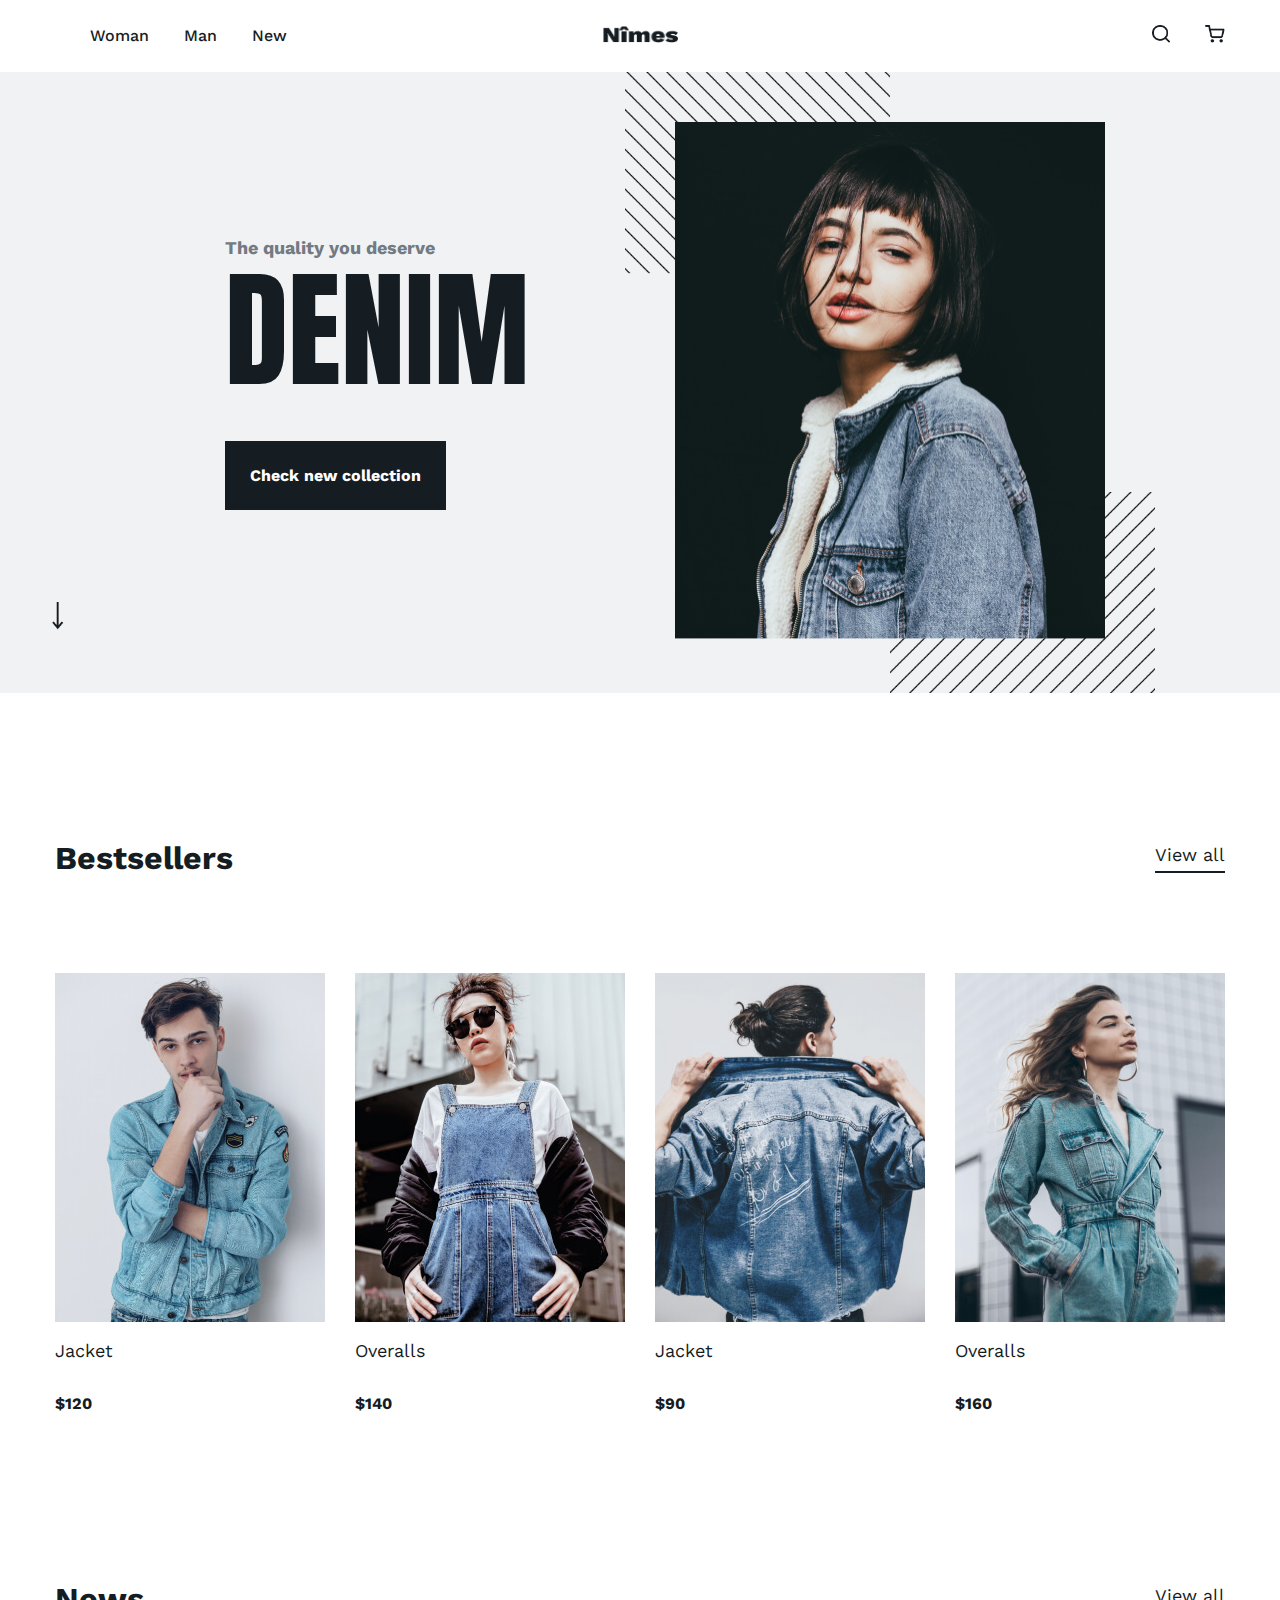
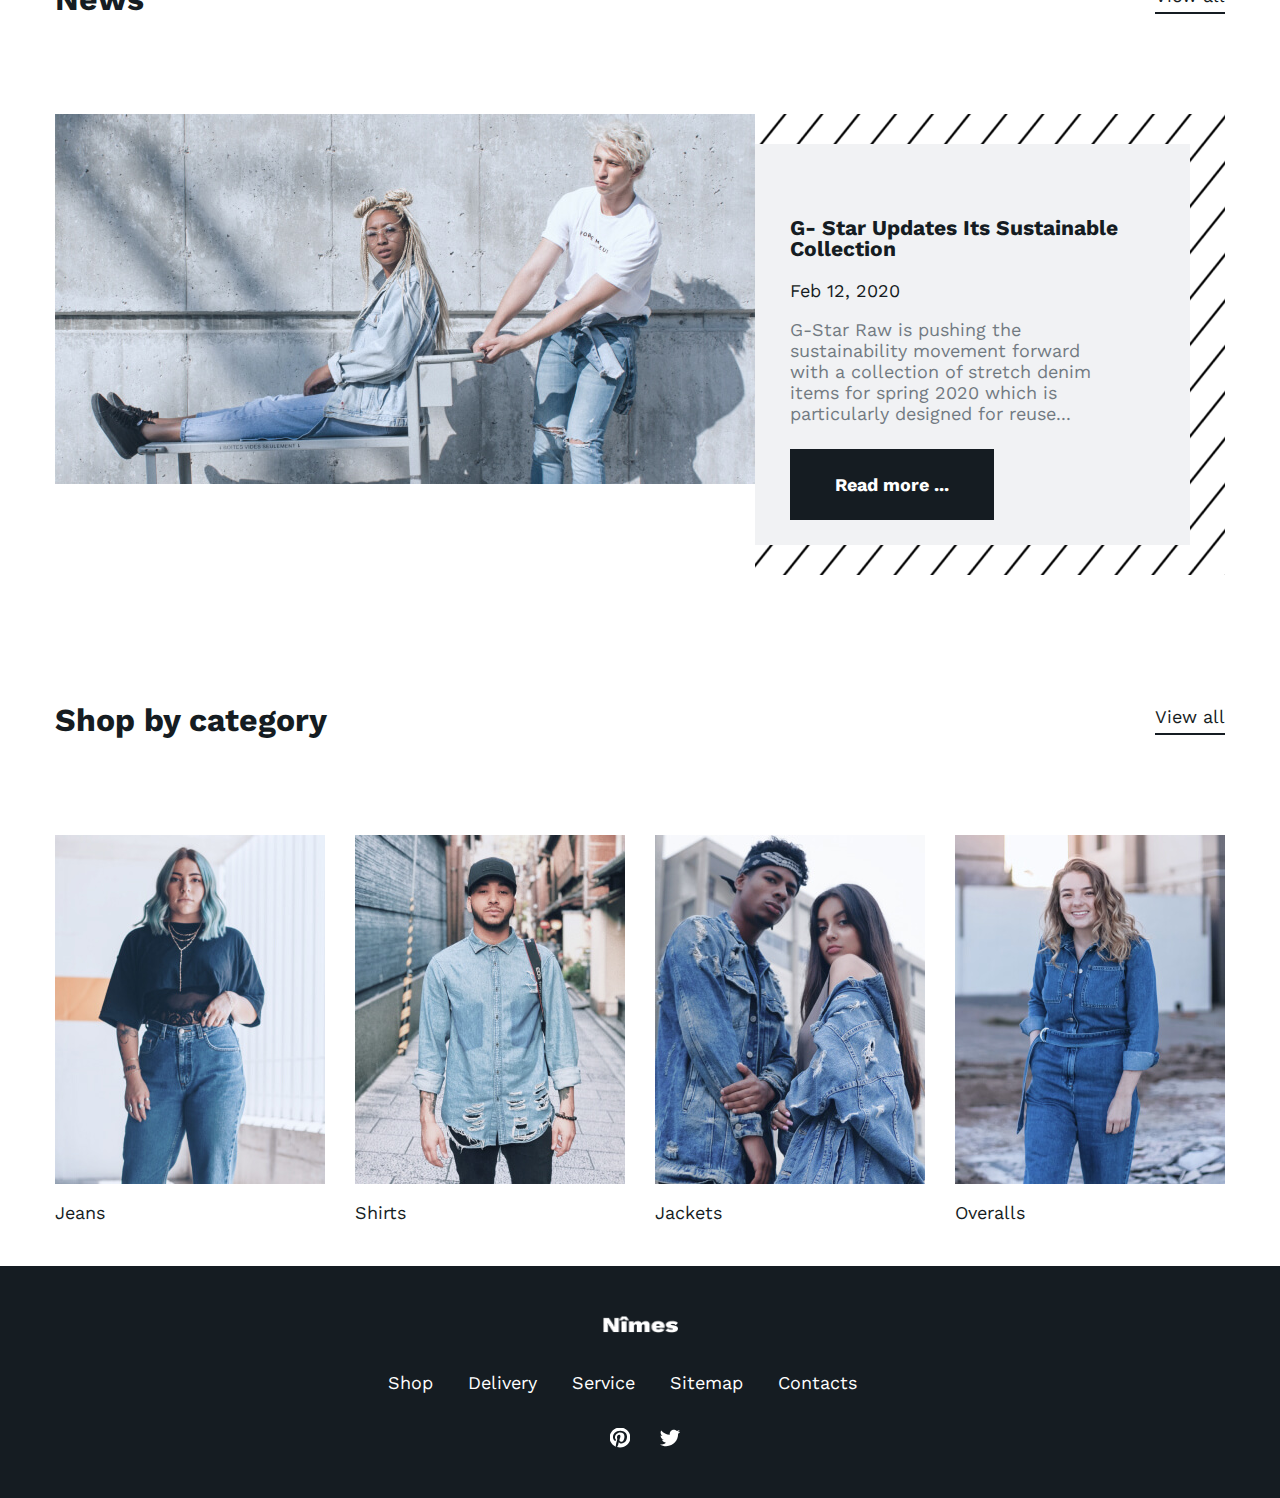
<file: index.html>
<!DOCTYPE html>
<html lang="en">
<head>
    <meta charset="UTF-8">
    <meta http-equiv="X-UA-Compatible" content="IE=edge">
    <meta name="viewport" content="width=device-width, initial-scale=1.0">
    <link rel="stylesheet" href="style.css">
    <link href="https://fonts.googleapis.com/css2?family=Anton&family=Work+Sans:wght@400;500;700&display=swap" rel="stylesheet">
    <title>«Nîmes» | Denim Clothing & Outfits</title>
</head>
<body>
    <header class="main-header">
        <nav class="main-header-nav container">
            <ul class="main-nav">
                <li class="main-nav-item"><a class="link-item" href="#">Woman</a></li>
                <li class="main-nav-item"><a class="link-item" href="#">Man</a></li>
                <li class="main-nav-item"><a class="link-item" href="#">New</a></li>
            </ul>
            <a class="link-logo" href="index.html">
                <img src="header_icons/Nîmes.png" alt="Nimes" class="logo" width="75" height="17">
            </a>
            <ul class="icon-items">
                <li class="icon-item"><a href="#">
                    <img class="icon-header" src="header_icons/search.png" alt="search" width="18" height="18">
                    </a></li>
                <li class="icon-item"><a href="#">
                        <img class="icon-header" src="header_icons/basket.png" alt="basket" width="20" height="18">
                    </a>
                </li>
            </ul>
        </nav>
    </header>
    <main>
        <section class="promo">
          <div class="container promo-wrapper">
              <div class="promo-text-column">
                    <h1 class="visually-hidden">Denim Clothing & Outfits</h1>
                    <h2 class="promo-title">The quality you deserve</h2>
                    <p class="promo-text">Denim</p>
                    <a href="#" class="promo-btn">Check new collection</a>
                    <button type="button" class="down-btn"></button>
               </div>
               <div class="promo-image-column">
                  <img src="images/matheus.png" width="430" height="517" alt="New collection">
                </div>
        </div>
        </section>
        <section class="bestsellers container">
            <header class="section-header">
                <h2 class="section-heading">Bestsellers</h2>
                <a class="view-all" href="catalog.html">View all</a>
            </header>
            <ul class="catalog-list">
                <li class="catalog-item">
                    <a class="catalog-item-link" href="card.html">
                        <h3 class="catalog-title">Jacket</h3>
                        <p class="catalog-price">&#36;120</p>
                        <img src="images/jacket1.png" alt="jacket" width="270" height="349">
                    </a>
                </li>
                <li class="catalog-item">
                    <a class="catalog-item-link" href="card.html">
                        <h3 class="catalog-title">Overalls</h3>
                        <p class="catalog-price">&#36;140</p>
                        <img src="images/overalls1.png" alt="overalls" width="270" height="349">
                    </a>
                </li>
                <li class="catalog-item">
                    <a class="catalog-item-link" href="card.html">
                        <h3 class="catalog-title">Jacket</h3>
                        <p class="catalog-price">&#36;90</p>
                        <img src="images/jacket2.png" alt="jacket" width="270" height="349">
                    </a>
                </li>
                <li class="catalog-item">
                    <a class="catalog-item-link" href="card.html">
                        <h3 class="catalog-title">Overalls</h3>
                        <p class="catalog-price">&#36;160</p>
                        <img src="images/Overalls2.png" alt="overalls" width="270" height="349">
                    </a>
                </li>
            </ul>
        </section>
        <section class="news container">
            <header class="section-header">
                <h2 class="section-heading">News</h2>
                <a class="view-all" href="#">View all</a>
            </header>
            <div class="news-wrapper">
                <div class="news-text-column">
                <h3 class="article-title">G- Star Updates Its Sustainable Collection</h3>
                <time datetime="2020-02-12 11:00">Feb 12, 2020</time>
                <p>G-Star Raw is pushing the sustainability movement forward with a collection of stretch denim items for spring 
                    2020 which is particularly designed for reuse...</p>
                <a href="#" class="news-btn">Read more ... </a>
            </div>
            <div class="news-image-column">
                <img src="images/news.png" alt="news" width="700" height="370">
            </div>
            </div>
        </section>
        <section class="cathegory container">
            <header class="section-header">
                <h2 class="section-heading">Shop by category</h2>
                <a class="view-all" href="catalog.html">View all</a>
            </header>
            <ul class="catalog-list">
                <li class="catalog-item">
                    <a class="catalog-item-link" href="card.html">
                        <h3 class="catalog-title">Jeans</h3>
                        <img src="images/jeans.png" alt="Jeans" width="270" height="349">
                    </a>
                </li>
                <li class="catalog-item">
                    <a class="catalog-item-link" href="card.html">
                        <h3 class="catalog-title">Shirts</h3>
                        <img src="images/shirts.png" alt="Shirts" width="270" height="349">
                    </a>
                </li>
                <li class="catalog-item">
                    <a class="catalog-item-link" href="card.html">
                        <h3 class="catalog-title">Jackets</h3>
                        <img src="images/jackets.png" alt="Jackets" width="270" height="349">
                    </a>
                </li>
                <li class="catalog-item">
                    <a class="catalog-item-link" href="card.html">
                        <h3 class="catalog-title">Overalls</h3>
                        <img src="images/overalls.png" alt="Overalls" width="270" height="349">
                    </a>
                </li>
            </ul>
        </section>
    </main>
    <footer class="main-footer">
        <div class="container main-footer-wrapper">
            <a class="link-logo" href="index.html">
                <img src="footer-icons/Nîmes.png" alt="logo" class="footer-logo" width="75" height="17">
            </a>
        <ul class="footer-nav">
            <li class="footer-nav-item"><a class="link-item" href="index.html">Shop</a></li>
            <li class="footer-nav-item"><a class="link-item" href="#">Delivery</a></li>
            <li class="footer-nav-item"><a class="link-item" href="#">Service</a></li>
            <li class="footer-nav-item"><a class="link-item" href="#">Sitemap</a></li>
            <li class="footer-nav-item"><a class="link-item" href="#">Contacts</a></li>
        </ul>
        <ul class="footer-icons">
            <li class="footer-icon pinterest"><a class="link-item" href="#"></a></li>
            <li class="footer-icon twitter"><a class="link-item" href="#"></a></li>
        </ul>
    </div>
    </footer>
    <script src="scripts/scroll.js"></script>
</body>
</html>
</file>
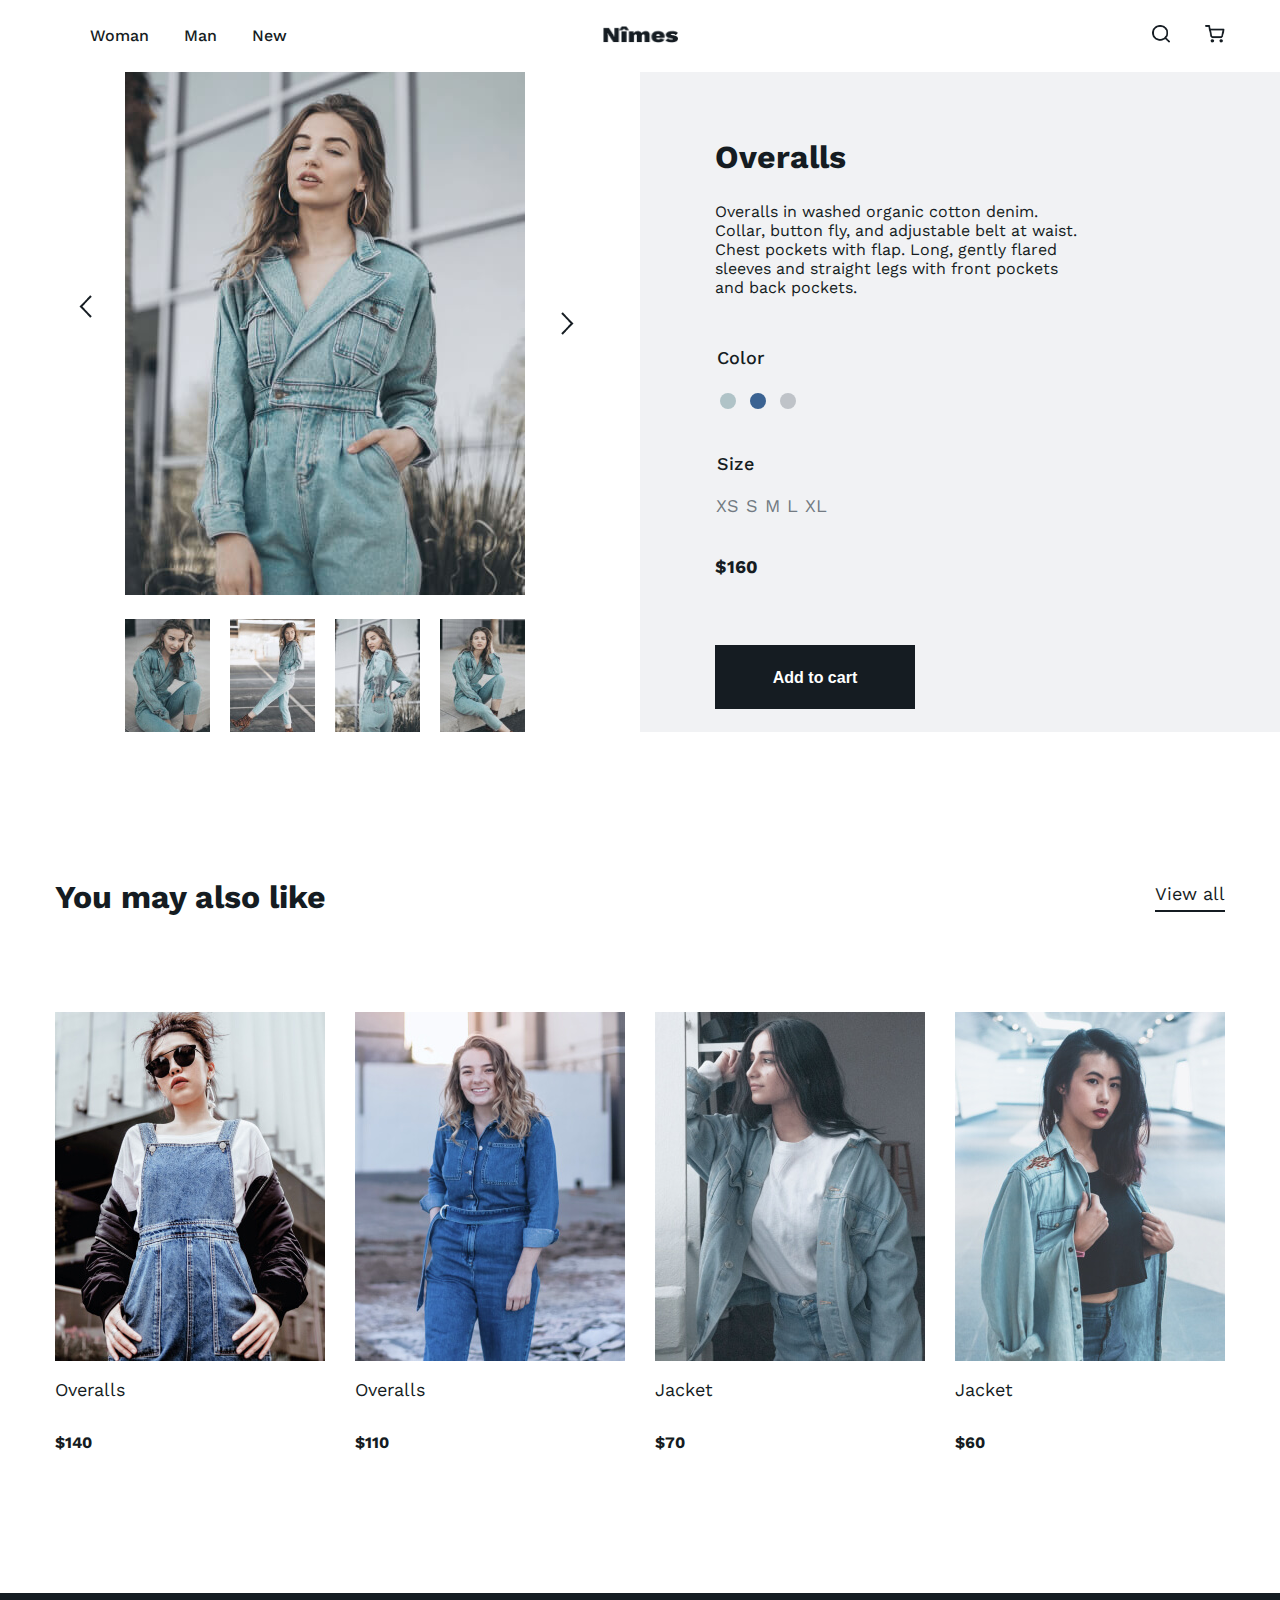
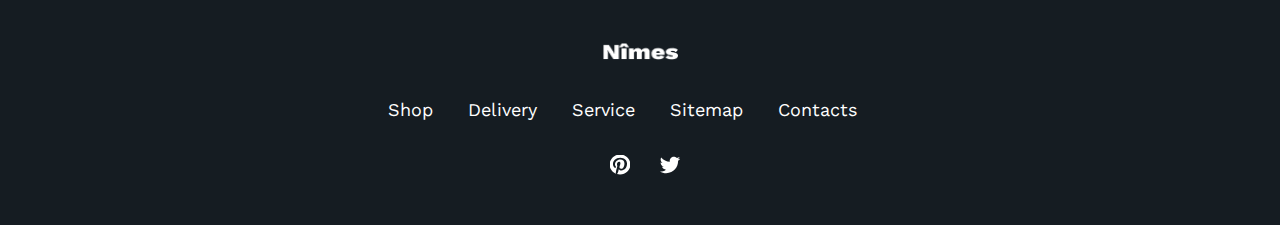
<file: card.html>
<!DOCTYPE html>
<html lang="en">
<head>
    <meta charset="UTF-8">
    <meta http-equiv="X-UA-Compatible" content="IE=edge">
    <meta name="viewport" content="width=device-width, initial-scale=1.0">
    <link rel="stylesheet" href="card.css">
    <link href="https://fonts.googleapis.com/css2?family=Anton&family=Work+Sans:wght@400;500;700&display=swap" rel="stylesheet">
    <title>Card «Overalls» | «Nîmes»</title>
</head>
<body>
    <header class="main-header">
        <nav class="main-header-nav container">
            <ul class="main-nav">
                <li class="main-nav-item"><a class="link-item" href="#">Woman</a></li>
                <li class="main-nav-item"><a class="link-item" href="#">Man</a></li>
                <li class="main-nav-item"><a class="link-item" href="#">New</a></li>
            </ul>
            <a class="link-logo" href="index.html">
                <img src="header_icons/Nîmes.png" alt="Nimes" class="logo" width="75" height="17">
            </a>
            <ul class="icon-items">
                <li class="icon-item"><a href="#">
                    <img class="icon-header" src="header_icons/search.png" alt="search" width="18" height="18">
                    </a></li>
                <li class="icon-item"><a href="#">
                        <img class="icon-header" src="header_icons/basket.png" alt="basket" width="20" height="18">
                    </a>
                </li>
            </ul>
        </nav>
    </header>
    <main>
        <section class="card">
            <h1 class="visually-hidden">Card "Overalls"</h1>
            <div class="container card-wrapper">
                <div class="card-image-column">
                    <img src="images/card/overalls.png" alt="Overalls" width="400" height="523">
                    <ul class="card-photos-slider-preview">
                        <li class="card-photos-slider-preview-item">
                            <img src="images/card/overalls-small-1.png" alt="Overalls" width="85" height="113">
                        </li>
                        <li class="card-photos-slider-preview-item">
                            <img src="images/card/overalls-small-2.png" alt="Overalls" width="85" height="113">
                        </li>
                        <li class="card-photos-slider-preview-item">
                            <img src="images/card/overalls-small-3.png" alt="Overalls" width="85" height="113"> 
                        </li>
                        <li class="card-photos-slider-preview-item">
                            <img src="images/card/overalls-small-4.png" alt="Overalls" width="85" height="113">
                        </li>
                    </ul>
                    <button class="card-photos-slider-prev-button" type="button">
                        <span class="previous"></span>
                      </button>
                      <button class="card-photos-slider-next-button" type="button">
                        <span class="next"></span>
                      </button>
                </div>
                <div class="card-text-column">
                    <h2 class="section-heading">Overalls</h2>
                    <p class="card-description-text">Overalls in washed organic cotton denim. Collar, button fly, and adjustable belt at waist. 
                        Chest pockets with flap. Long, gently flared sleeves and straight legs 
                        with front pockets and back pockets.</p>
                    <form class="card-order" action="#" method="post">
                        <fieldset class="card-order-field">
                            <legend class="color">Color</legend>
                                <label>
                                    <input type="radio" id="card-order-color-lightblue" name="card-order-color" checked>
                                    <span></span>
                                </label>
                                <label>
                                    <input type="radio" id="card-order-color-darkblue" name="card-order-color">
                                    <span></span>
                                </label>
                                <label>
                                    <input type="radio" id="card-order-color-gray" name="card-order-color">
                                    <span></span>
                                </label>
                            <legend class="size">Size</legend>
                            <label>
                                <input type="radio" id="card-order-size-xs" name="card-order-size">
                                <span class="radio-size">XS</span>
                            </label>
                            <label>
                                <input type="radio" id="card-order-size-s" name="card-order-size" checked>
                                <span class="radio-size">S</span>
                            </label>
                            <label>
                                <input type="radio" id="card-order-size-m" name="card-order-size">
                                <span class="radio-size">M</span>
                            </label>
                            <label>
                                <input type="radio" id="card-order-size-l" name="card-order-size">
                                <span class="radio-size">L</span>
                            </label>
                            <label>
                                <input type="radio" id="card-order-size-xl" name="card-order-size">
                                <span class="radio-size">XL</span>
                            </label>
                        </fieldset>
                        <p class="card-description-price">&#36;160</p>
                        <button class="submit-btn" type="submit">Add to cart</button>
                    </form>     
                </div>
            </div>
        </section>
        <section class="container catalog-likes">
            <header class="section-header">
                <h2 class="section-heading">You may also like</h2>
                <a class="view-all" href="catalog.html">View all</a>
            </header>
            <ul class="catalog-list">
                <li class="catalog-item">
                    <a class="catalog-item-link" href="card.html">
                        <h3 class="catalog-title">Overalls</h3>
                        <p class="catalog-price">&#36;140</p>
                        <img src="images/overalls1.png" alt="Overalls" width="270" height="349">
                    </a>
                </li>
                <li class="catalog-item">
                    <a class="catalog-item-link" href="card.html">
                        <h3 class="catalog-title">Overalls</h3>
                        <p class="catalog-price">&#36;110</p>
                        <img src="images/overalls.png" alt="overalls" width="270" height="349">
                    </a>
                </li>
                <li class="catalog-item">
                    <a class="catalog-item-link" href="card.html">
                        <h3 class="catalog-title">Jacket</h3>
                        <p class="catalog-price">&#36;70</p>
                        <img src="images/jacket3.png" alt="jacket" width="270" height="349">
                    </a>
                </li>
                <li class="catalog-item">
                    <a class="catalog-item-link" href="card.html">
                        <h3 class="catalog-title">Jacket</h3>
                        <p class="catalog-price">&#36;60</p>
                        <img src="images/jacket4.png" alt="Jacket" width="270" height="349">
                    </a>
                </li>
            </ul>
            </section>
    </main>
    <footer class="main-footer">
        <div class="container main-footer-wrapper">
            <a class="link-logo" href="index.html">
                <img src="footer-icons/Nîmes.png" alt="logo" class="footer-logo" width="75" height="17">
            </a>
        <ul class="footer-nav">
            <li class="footer-nav-item"><a class="link-item" href="index.html">Shop</a></li>
            <li class="footer-nav-item"><a class="link-item" href="#">Delivery</a></li>
            <li class="footer-nav-item"><a class="link-item" href="#">Service</a></li>
            <li class="footer-nav-item"><a class="link-item" href="#">Sitemap</a></li>
            <li class="footer-nav-item"><a class="link-item" href="#">Contacts</a></li>
        </ul>
        <ul class="footer-icons">
            <li class="footer-icon pinterest"><a class="link-item" href="#"></a></li>
            <li class="footer-icon twitter"><a class="link-item" href="#"></a></li>
        </ul>
    </div>
    </footer>
</body>
</html>
</file>
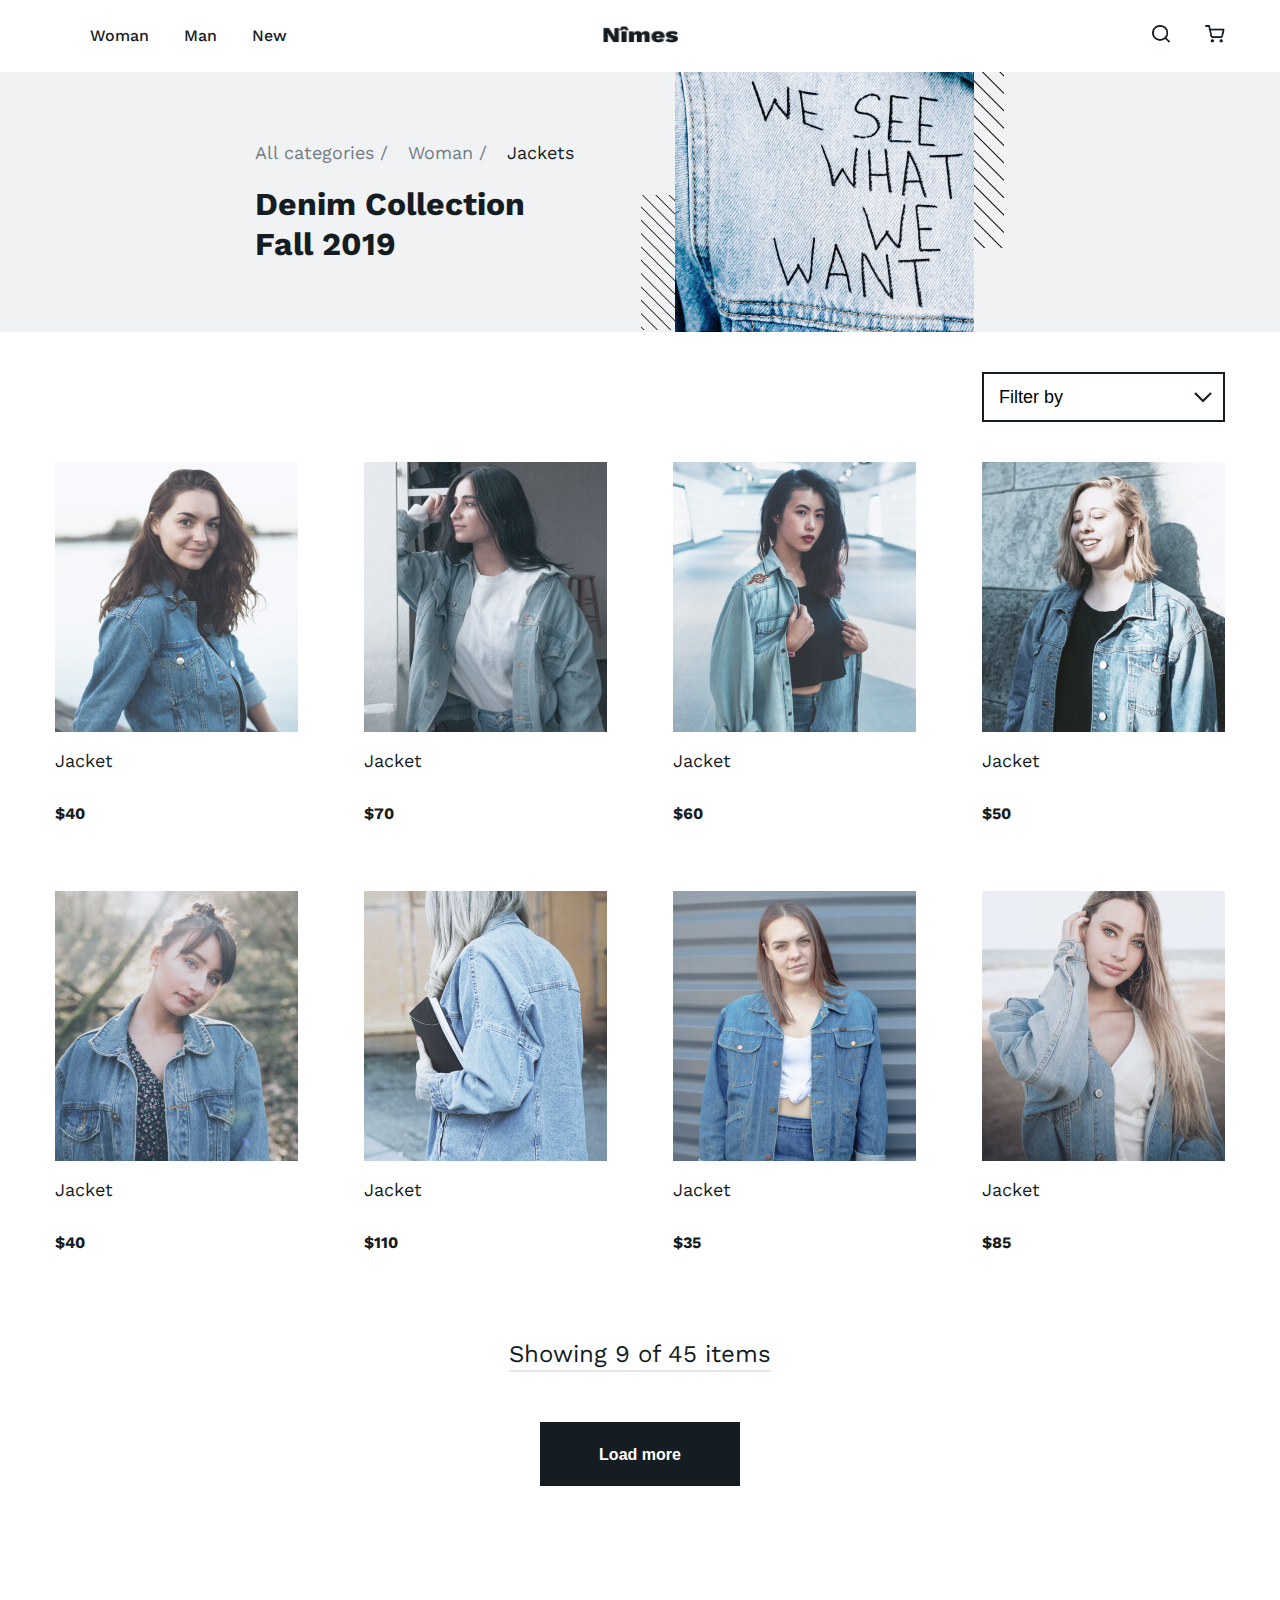
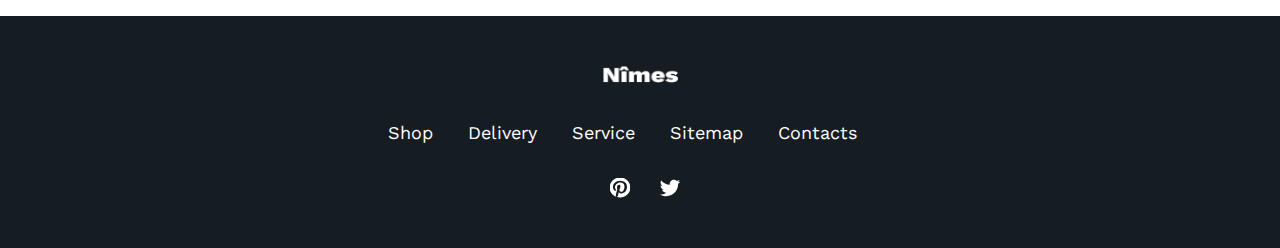
<file: catalog.html>
<!DOCTYPE html>
<html lang="en">
<head>
    <meta charset="UTF-8">
    <meta http-equiv="X-UA-Compatible" content="IE=edge">
    <meta name="viewport" content="width=device-width, initial-scale=1.0">
    <link rel="stylesheet" href="catalog.css">
    <link href="https://fonts.googleapis.com/css2?family=Anton&family=Work+Sans:wght@400;500;700&display=swap" rel="stylesheet">
    <title>Catalog of jackets | «Nîmes»</title>
</head>
<body>
    <header class="main-header">
        <nav class="main-header-nav container">
            <ul class="main-nav">
                <li class="main-nav-item"><a class="link-item" href="#">Woman</a></li>
                <li class="main-nav-item"><a class="link-item" href="#">Man</a></li>
                <li class="main-nav-item"><a class="link-item" href="#">New</a></li>
            </ul>
            <a class="link-logo" href="index.html">
                <img src="header_icons/Nîmes.png" alt="Nimes" class="logo" width="75" height="17">
            </a>
            <ul class="icon-items">
                <li class="icon-item"><a href="#">
                    <img class="icon-header" src="header_icons/search.png" alt="search" width="18" height="18">
                    </a></li>
                <li class="icon-item"><a href="#">
                        <img class="icon-header" src="header_icons/basket.png" alt="basket" width="20" height="18">
                    </a>
                </li>
            </ul>
        </nav>
    </header>
    <main>
        <section class="catalog-header">
            <div class="container catalog-header-wrapper">
                <div class="catalog-text-column">
                    <ul class="breadcrumbs">
                        <li class="breadcrumbs-item"><a href="index.html" class="breadcrumbs-item-link">All categories / </a></li>
                        <li class="breadcrumbs-item"><a href="#" class="breadcrumbs-item-link">Woman /</a></li>
                        <li class="breadcrumbs-item breadcrumbs-current"><a href="#" class="breadcrumbs-item-link">Jackets</a></li>
                    </ul>
                    <h1 class="catalog-heading">Denim Collection Fall 2019</h1>
                </div>
                <div class="catalog-image-column">
                    <img src="images/catalog-jackets/menu.png" alt="lettering on jeans We see what we want" width="299" height="260">
                </div>
        </div>
        </section>
        <section class="catalog container">
            <h2 class="visually-hidden">Jackets</h2>
                <div class="catalog-filter-wrapper">
                    <select name="catalog-filter" id="catalog-filter" class="catalog-filter">
                        <option class="catalog-filter-option" value="filter-by">Filter by</option>
                        <option class="catalog-filter-option" value="expensive">Expensive first</option>
                        <option class="catalog-filter-option" value="cheap">Cheap first</option>
                    </select>
                </div>
                <ul class="catalog-list">
                    <li class="catalog-item">
                        <a href="card.html" class="catalog-item-link">
                            <h3 class="catalog-title">Jacket</h3>
                            <p class="catalog-price">&#36;40</p>
                            <img src="images/catalog-jackets/jacket1.png" alt="Jacket" width="243" height="270">
                        </a>
                    </li>
                    <li class="catalog-item">
                        <a href="card.html" class="catalog-item-link">
                            <h3 class="catalog-title">Jacket</h3>
                            <p class="catalog-price">&#36;70</p>
                            <img src="images/catalog-jackets/jacket2.png" alt="Jacket" width="243" height="270">
                        </a>
                    </li>
                    <li class="catalog-item">
                        <a href="card.html" class="catalog-item-link">
                            <h3 class="catalog-title">Jacket</h3>
                            <p class="catalog-price">&#36;60</p>
                            <img src="images/catalog-jackets/jacket3.png" alt="Jacket" width="243" height="270">
                        </a>
                    </li>
                    <li class="catalog-item">
                        <a href="card.html" class="catalog-item-link">
                            <h3 class="catalog-title">Jacket</h3>
                            <p class="catalog-price">&#36;50</p>
                            <img src="images/catalog-jackets/jacket4.png" alt="Jacket" width="243" height="270">
                        </a>
                    </li>
                    <li class="catalog-item">
                        <a href="card.html" class="catalog-item-link">
                            <h3 class="catalog-title">Jacket</h3>
                            <p class="catalog-price">&#36;40</p>
                            <img src="images/catalog-jackets/jacket5.png" alt="Jacket" width="243" height="270">
                        </a>
                    </li>
                    <li class="catalog-item">
                        <a href="card.html" class="catalog-item-link">
                            <h3 class="catalog-title">Jacket</h3>
                            <p class="catalog-price">&#36;110</p>
                            <img src="images/catalog-jackets/jacket6.png" alt="Jacket" width="243" height="270">
                        </a>
                    </li>
                    <li class="catalog-item">
                        <a href="card.html" class="catalog-item-link">
                        <h3 class="catalog-title">Jacket</h3>
                        <p class="catalog-price">&#36;35</p>
                        <img src="images/catalog-jackets/jacket7.png" alt="Jacket" width="243" height="270">
                    </a>
                    </li>
                    <li class="catalog-item">
                        <a href="card.html" class="catalog-item-link">
                            <h3 class="catalog-title">Jacket</h3>
                            <p class="catalog-price">&#36;85</p>
                            <img src="images/catalog-jackets/jacket8.png" alt="Jacket" width="243" height="270">
                        </a>
                    </li> 
                </ul>  
            <div class="showed-items-count">
                <p>Showing 9 of 45 items</p>
                <button type="button" class="btn load-more-btn">Load more</button>
            </div>
        </section>
    </main>
    <footer class="main-footer">
        <div class="container main-footer-wrapper">
            <a class="link-logo" href="index.html">
                <img src="footer-icons/Nîmes.png" alt="logo" class="footer-logo" width="75" height="17">
            </a>
        <ul class="footer-nav">
            <li class="footer-nav-item"><a class="link-item" href="index.html">Shop</a></li>
            <li class="footer-nav-item"><a class="link-item" href="#">Delivery</a></li>
            <li class="footer-nav-item"><a class="link-item" href="#">Service</a></li>
            <li class="footer-nav-item"><a class="link-item" href="#">Sitemap</a></li>
            <li class="footer-nav-item"><a class="link-item" href="#">Contacts</a></li>
        </ul>
        <ul class="footer-icons">
            <li class="footer-icon pinterest"><a class="link-item" href="#"></a></li>
            <li class="footer-icon twitter"><a class="link-item" href="#"></a></li>
        </ul>
    </div>
    </footer>
</body>
</html>
</file>
<file: style.css>
/* Общие стили */ 
body{
    margin: 0;
    font-family: 'Work Sans', sans-serif;
    font-weight: normal;
    font-size: 18px;
    min-width: 1200px;
    color: #151C22;
    line-height: 21px;
}

.container {
  width: 1170px;
  margin: 0 auto;
  padding-left: 15px;
  padding-right: 15px;
}
.visually-hidden {
    position: absolute;
    clip: rect(0 0 0 0);
    width: 1px;
    height: 1px;
    margin: -1px;
}

a {
    color: inherit;
}
/* Стили для хедера */

.main-header-nav {
    display: flex;
    align-items: center;
    justify-content: space-between;
}
.main-nav {
    font-size: 16px;
    font-weight: 500;
    line-height: 18px;
    width: 400px;
    display: flex;
    flex-wrap: wrap;
    align-content: flex-start;
    padding: 0;
    margin: 0;
    align-content: flex-start;
    justify-content: flex-start;
    
}
.main-nav-item {
    padding: 25px 0;
    margin-left: 35px;
    list-style: none;
    
}
.link-item {
    text-decoration: none;
}
.link-logo {
    cursor: pointer;
}
.logo {
    margin: 0 auto;
}
.icon-items {
    width: 400px;
    display: flex;
    flex-wrap: wrap;
    padding: 0;
    margin: 0;
    align-content: flex-start;
    justify-content: flex-end;
    list-style: none;
}
.icon-item {
    padding: 25px 0;
    margin-left: 35px; 
}

/* Стили для промо-блока */ 

.promo {
    background-color: #F1F2F4;
}
.promo-title {
    color: #727A82;
    font-size: 18px;
    line-height: 21px; 
    position: relative;
    top: 150px;
}
.promo-text {
    font-family: 'Anton', sans-serif;
    font-size: 128px;
    line-height: 188px;
    text-transform: uppercase;
    text-align: right;
}
.promo-btn {
    background-color: #151C22;
    color: #FFFFFF;
    width: 219px;
    height: 64px;
    font-size: 16px;
    line-height: 19px;
    font-weight: bold;
    text-decoration: none;
    padding: 25px;
    position: relative;
    top: -100px;
}
.down-btn {
    border: none;
    background: url(decoration/arrow.png) no-repeat 0 0;
    background-size: 100%;
    width: 10px;
    height: 30px;
    position: relative;
    left: -400px;
    top: 50px;
    cursor: pointer;
}
.promo-wrapper {
    display: flex;
}
.promo-text-column {
    width: 300px;
    margin-left: 170px;
    margin-right: 100px;
}
.promo-image-column {
    width: 430px;
    padding: 50px;
    background: url(decoration/diagonal-promo.png) no-repeat 0% 0%,
    url(decoration/diagonal-promo-1.png) no-repeat 100% 100%;
    background-size: 50%;
}

/* Текстовые стили для разных секций  */ 

.section-heading {
    font-size: 32px;
    font-weight: bold;
    line-height: 37px;
}
.view-all {
    font-size: 18px;
    font-weight: normal;
    line-height: 21px;
    border-bottom: 2px solid #151C22;
    padding-bottom: 6px;
    text-decoration: none;
}

.catalog-item {
    list-style: none;
}

.catalog-item-link {
    text-decoration: none;
    display: flex;
    flex-direction: column;
}
.catalog-item-link img {
    order: -1;
}
.catalog-title {
    font-size: 18px;
    font-weight: normal;
    line-height: 21px;
}
.catalog-price {
    font-size: 16px;
    font-weight: bold;
    line-height: 18px;
}

/* Стили для блока бестселлер */
.bestsellers {
    margin-top: 120px; 
    margin-bottom: 100px;
    padding: 0;
}
.section-header {
    display: flex;
    justify-content: space-between;
    align-items: center;
    margin-bottom: 70px;
}
.catalog-list {
    display: flex;
    justify-content: space-between;
    flex-wrap: wrap;
    padding: 0;
    margin: 0;
    margin-right: -30px;
}
.catalog-item {
    width: 270px;
    margin-bottom: 25px;
    margin-right: 30px;
}

/* Стили для блока новостей */ 
.news {
    padding-bottom: 100px;
}
.news-wrapper {
    display: flex;
    flex-direction: row-reverse;
    justify-content: flex-end;
    background: url(decoration/diagonal-news.png) no-repeat 100% 50%;
}
.news-text-column {
    width: 400px;
    margin-top: 30px;
    margin-bottom: 30px;
    background-color:#F1F2F4;
    padding-left: 35px;
    padding-top: 52px;
    padding-bottom: 50px;
}
.news-image-column {
    width: 700px;
    height: 370px;
}
.acticle-title {
    font-size: 24px;
    line-height: 28px;
    font-weight: bold;
}
.news-text-column time {
    font-size: 18px;
    line-height: 21px;
}
.news-text-column p {
    color: #727A82;
    margin-bottom: 50px;
    width: 310px;
}

.news-btn {
    box-sizing: border-box;
    width: 200px;
    height: 64px;
    padding: 25px 45px;
    background: #151C22;
    text-decoration: none;
    color: #FFFFFF;
    font-weight: bold;  
}
/* подвал*/ 
.main-footer {
    background-color: #151C22;
    color: #FFFFFF;
    font-size: 18px;
    line-height: 21px;
    padding-top: 50px;
    padding-bottom: 50px; 
}
.main-footer-wrapper {
    display: flex;
    flex-direction: column;
    align-items: center;
}
.footer-logo {
    margin: 0 auto 35px;
}
.footer-nav {
    display: flex;
    flex-wrap: wrap;
    margin: 0 auto;
    padding: 0;
    justify-content: center;
    width: 525px;
}
.footer-nav-item {
    margin-right: 35px;
    margin-bottom: 35px;
    list-style: none;
}
.footer-icons {
    display: flex;
    margin: 0 auto;
    flex-wrap: wrap;
    justify-content: center;
    text-decoration: none;
    list-style: none;
}
.footer-icon {
    width: 20px;
    height: 20px;
    margin-right: 30px;
    cursor: pointer;
}

.pinterest {
    background: url(footer-icons/pinterest.svg) no-repeat 50% 50%;;
}
.twitter {
    background: url(footer-icons/twitter.svg) no-repeat 50% 50%;;
}
</file>
<file: card.css>
/* Общие стили */ 
body{
    margin: 0;
    font-family: 'Work Sans', sans-serif;
    font-weight: normal;
    font-size: 18px;
    min-width: 1200px;
    color: #151C22;
    line-height: 21px;
}

.container {
  width: 1170px;
  margin: 0 auto;
  padding-left: 15px;
  padding-right: 15px;
}
.visually-hidden {
    position: absolute;
    clip: rect(0 0 0 0);
    width: 1px;
    height: 1px;
    margin: -1px;
}

a {
    color: inherit;
}
/* Стили для хедера */

.main-header-nav {
    display: flex;
    align-items: center;
    justify-content: space-between;
}
.main-nav {
    font-size: 16px;
    font-weight: 500;
    line-height: 18px;
    width: 400px;
    display: flex;
    flex-wrap: wrap;
    align-content: flex-start;
    padding: 0;
    margin: 0;
    align-content: flex-start;
    justify-content: flex-start;
    
}
.main-nav-item {
    padding: 25px 0;
    margin-left: 35px;
    list-style: none;
    
}
.link-item {
    text-decoration: none;
}
.link-logo {
    cursor: pointer;
}
.logo {
    margin: 0 auto;
}
.icon-items {
    width: 400px;
    display: flex;
    flex-wrap: wrap;
    padding: 0;
    margin: 0;
    align-content: flex-start;
    justify-content: flex-end;
    list-style: none;
}
.icon-item {
    padding: 25px 0;
    margin-left: 35px; 
}
/*Карточка товара*/ 
.card {
    background-image: linear-gradient(to right, #ffffff 50%, #F1F2F4 50%);
}

.card-description-text {
    width: 370px;
    font-size: 16px;
    line-height: 19px;
    font-weight: normal;
}
.card-description-price {
    font-size: 18px;
    line-height: 21px;
    font-weight: bold;
    margin-top: 30px;
}
.submit-btn {
    border: none;
    font-weight: bold;
    color: #ffffff;
    background-color: #151C22;
    font-size: 16px;
    line-height: 19px;
    width: 200px;
    height: 64px;
    margin-top: 50px;
}
.card-photos-slider-preview {
    padding: 0;
    margin: 0;
    display: flex;
    justify-content: flex-start;
    margin-right: -20px;
}
.card-photos-slider-preview-item {
    padding: 0;
    margin: 0;
    list-style: none;
    margin-top: 20px;
    margin-right: 20px;
}

.card-wrapper {
    display: flex;
    justify-content: flex-start;
    height: 660px;
}

.card-image-column {
    width: 500px;
    margin-left: 70px;
    margin-right: 20px;
}

.card-text-column {
    width: 370px;
    padding: 40px 0 0 70px;
}
.card-photos-slider-prev-button {
    background: url(decoration/Vector\ 3.3.png) no-repeat 50% 50%;
    border: none;
    position: relative;
    top: -450px;
    left: -50px;
    width: 20px;
    height: 40px;
    cursor: pointer;
}

.card-photos-slider-next-button {
    background: url(decoration/Vector\ 3.2.png) no-repeat 0 0;
    border: none;
    width: 21px;
    height: 10px;
    padding: 20px;
    position: relative;
    top: -443px;
    left: 410px;
    cursor: pointer;
}

.card-order-field {
    margin: 50px 0 40px 0;
    padding: 0;
    border: none;
}
.card-order-field legend{
    color: #151C22;
    font-size: 18px;
    line-height: 21px;
    font-weight: 500;
}

/*радиокнопки*/

.card-order-field input[name="card-order-color"] {
    appearance: none;
    width: 16px;
    height: 16px;
    border-radius: 50%;
    margin-top: 25px;
    margin-bottom: 40px;
    cursor: pointer;
}
.card-order-field input[id="card-order-color-lightblue"] {
    background-color: #B0C3C7;
}
.card-order-field input[id="card-order-color-darkblue"] {
    background-color: #3B6392;
}

.card-order-field input[id="card-order-color-gray"] {
    background-color: #BFC3C8;
}
.card-order-field input[name="card-order-size"] {
    appearance: none;
    width: 22px;
    height: 13px;
    margin-left: -30px;
    margin-top: 25px;
    cursor: pointer;
    padding: 0 5px;
}
.radio-size{
    color: #727A82;
}
/* другие модели */ 

.section-heading {
    font-size: 32px;
    font-weight: bold;
    line-height: 37px;
}
.view-all {
    font-size: 18px;
    font-weight: normal;
    line-height: 21px;
    border-bottom: 2px solid #151C22;
    padding-bottom: 6px;
    text-decoration: none;
}

.catalog-item {
    list-style: none;
}

.catalog-item-link {
    text-decoration: none;
    display: flex;
    flex-direction: column;
}
.catalog-item-link img {
    order: -1;
}
.catalog-title {
    font-size: 18px;
    font-weight: normal;
    line-height: 21px;
}
.catalog-price {
    font-size: 16px;
    font-weight: bold;
    line-height: 18px;
}
.catalog-likes {
    margin-top: 120px; 
    margin-bottom: 100px;
    padding: 0;
}
.section-header {
    display: flex;
    justify-content: space-between;
    align-items: center;
    margin-bottom: 70px;
}
.catalog-list {
    display: flex;
    justify-content: space-between;
    flex-wrap: wrap;
    padding: 0;
    margin: 0;
    margin-right: -30px;
}
.catalog-item {
    width: 270px;
    margin-bottom: 25px;
    margin-right: 30px;
}

/* подвал */ 
.main-footer {
    background-color: #151C22;
    color: #FFFFFF;
    font-size: 18px;
    line-height: 21px;
    padding-top: 50px;
    padding-bottom: 50px; 
}
.main-footer-wrapper {
    display: flex;
    flex-direction: column;
    align-items: center;
}
.footer-logo {
    margin: 0 auto 35px;
}
.footer-nav {
    display: flex;
    flex-wrap: wrap;
    margin: 0 auto;
    padding: 0;
    justify-content: center;
    width: 525px;
}
.footer-nav-item {
    margin-right: 35px;
    margin-bottom: 35px;
    list-style: none;
}
.footer-icons {
    display: flex;
    margin: 0 auto;
    flex-wrap: wrap;
    justify-content: center;
    text-decoration: none;
    list-style: none;
}
.footer-icon {
    width: 20px;
    height: 20px;
    margin-right: 30px;
    cursor: pointer;
}

.pinterest {
    background: url(footer-icons/pinterest.svg) no-repeat 50% 50%;;
}
.twitter {
    background: url(footer-icons/twitter.svg) no-repeat 50% 50%;;
}
</file>
<file: catalog.css>
/* Общие стили */ 
body{
    margin: 0;
    font-family: 'Work Sans', sans-serif;
    font-weight: normal;
    font-size: 18px;
    min-width: 1200px;
    color: #151C22;
    line-height: 21px;
}

.container {
  width: 1170px;
  margin: 0 auto;
  padding-left: 15px;
  padding-right: 15px;
}
.visually-hidden {
    position: absolute;
    clip: rect(0 0 0 0);
    width: 1px;
    height: 1px;
    margin: -1px;
}

a {
    color: inherit;
}
/* Стили для хедера */

.main-header-nav {
    display: flex;
    align-items: center;
    justify-content: space-between;
}
.main-nav {
    font-size: 16px;
    font-weight: 500;
    line-height: 18px;
    width: 400px;
    display: flex;
    flex-wrap: wrap;
    align-content: flex-start;
    padding: 0;
    margin: 0;
    align-content: flex-start;
    justify-content: flex-start;
    
}
.main-nav-item {
    padding: 25px 0;
    margin-left: 35px;
    list-style: none;
    
}
.link-item {
    text-decoration: none;
}
.logo {
    margin: 0 auto;
}
.icon-items {
    width: 400px;
    display: flex;
    flex-wrap: wrap;
    padding: 0;
    margin: 0;
    align-content: flex-start;
    justify-content: flex-end;
    list-style: none;
}
.icon-item {
    padding: 25px 0;
    margin-left: 35px; 
}
/*Стили для блока с хлебными крошками*/
.catalog-header {
    background-color: #F1F2F4;
    margin-bottom: 40px;
}
.breadcrumbs {
    padding: 0;
    margin: 0;
}
.breadcrumbs-item {
    list-style: none;
    color: #727A82;
    font-size: 18px;
    line-height: 21px;
    font-weight: normal;
    margin-right: 20px;
}
.breadcrumbs-item:last-child {
    margin-right: 0px;
}

.breadcrumbs-current {
    color: #151C22;
}
.breadcrumbs-item-link {
    text-decoration: none;
}
.catalog-heading {
    font-size: 32px;
    line-height: 40px;
    font-weight: bold;
    color: #151C22;
    width: 272px;
}

.catalog-header-wrapper {
    display: flex;
    align-items: flex-start;
    height: 260px;
}
.catalog-text-column {
    width: 370px;
    padding: 70px 0 70px 200px;
}
.catalog-image-column {
    width: 400px;
    padding: 0 50px;
    background: url(decoration/diagonal-menu.png) no-repeat 5% 95%,
                url(decoration/diagonal-menu-1.png) no-repeat 55% 0;
}
.catalog-header-img-column img {
    vertical-align: middle;
  }
.breadcrumbs {
    display: flex;
    flex-wrap: wrap;
}
 /*КАТАЛОГ */ 
 /*селект */ 
 .catalog-filter {
     border: 2px solid #151C22;
     margin-bottom: 40px;
     width: 243px;
     height: 50px;
     box-sizing: border-box; 
     font-size: 18px;
     font-weight: normal;
     line-height: 22px;
     padding: 0px 15px;
     appearance: none;
     background: url(decoration/select.png) no-repeat 95% 50%;
 }

.catalog-filter-option {
    width: 243px;
    height: 50px;
    box-sizing: border-box; 
    font-size: 18px;
    font-weight: normal;
    line-height: 22px;
    padding: 0px 15px;
}
 .catalog-filter-wrapper {
     display: flex;
     justify-content: flex-end;
 }

/* основная часть каталога*/ 
.catalog-item {
    list-style: none;
    width: 243px;
    margin-bottom: 52px;
    margin-right: 66px;
}
.catalog-item-link {
    text-decoration: none;
    display: flex;
    flex-direction: column;
}
.catalog-item-link img {
    order: -1;
}
.catalog-title {
    font-size: 18px;
    font-weight: normal;
    line-height: 21px;
}
.catalog-price {
    font-size: 16px;
    font-weight: bold;
    line-height: 18px;
}
.catalog-list {
    display: flex;
    justify-content: space-between;
    flex-wrap: wrap;
    padding: 0;
    margin: 0;
    margin-right: -66px;
}

/*счетчик*/ 
.showed-items-count {
    display: flex;
    flex-direction: column;
    align-items: center;
    margin-bottom: 130px;
}
.showed-items-count p {
    font-size: 24px;
    line-height: 21px;
    font-weight: normal;
    color: #151C22;
    margin-bottom: 50px;
    padding-bottom: 5px;
    border-bottom: 2px solid #E5E5E5;
}

.load-more-btn {
    background-color: #151C22;
    color: #FFFFFF;
    width: 200px;
    height: 64px;
    border: none;
    font-size: 16px;
    line-height: 19px;
    font-weight: bold;
    cursor: pointer;
}
/* подвал*/ 
.main-footer {
    background-color: #151C22;
    color: #FFFFFF;
    font-size: 18px;
    line-height: 21px;
    padding-top: 50px;
    padding-bottom: 50px; 
}
.main-footer-wrapper {
    display: flex;
    flex-direction: column;
    align-items: center;
}
.footer-logo {
    margin: 0 auto 35px;
}
.footer-nav {
    display: flex;
    flex-wrap: wrap;
    margin: 0 auto;
    padding: 0;
    justify-content: center;
    width: 525px;
}
.footer-nav-item {
    margin-right: 35px;
    margin-bottom: 35px;
    list-style: none;
}
.footer-icons {
    display: flex;
    margin: 0 auto;
    flex-wrap: wrap;
    justify-content: center;
    text-decoration: none;
    list-style: none;
}
.footer-icon {
    width: 20px;
    height: 20px;
    margin-right: 30px;
    cursor: pointer;
}

.pinterest {
    background: url(footer-icons/pinterest.svg) no-repeat 50% 50%;;
}
.twitter {
    background: url(footer-icons/twitter.svg) no-repeat 50% 50%;;
}
</file>
